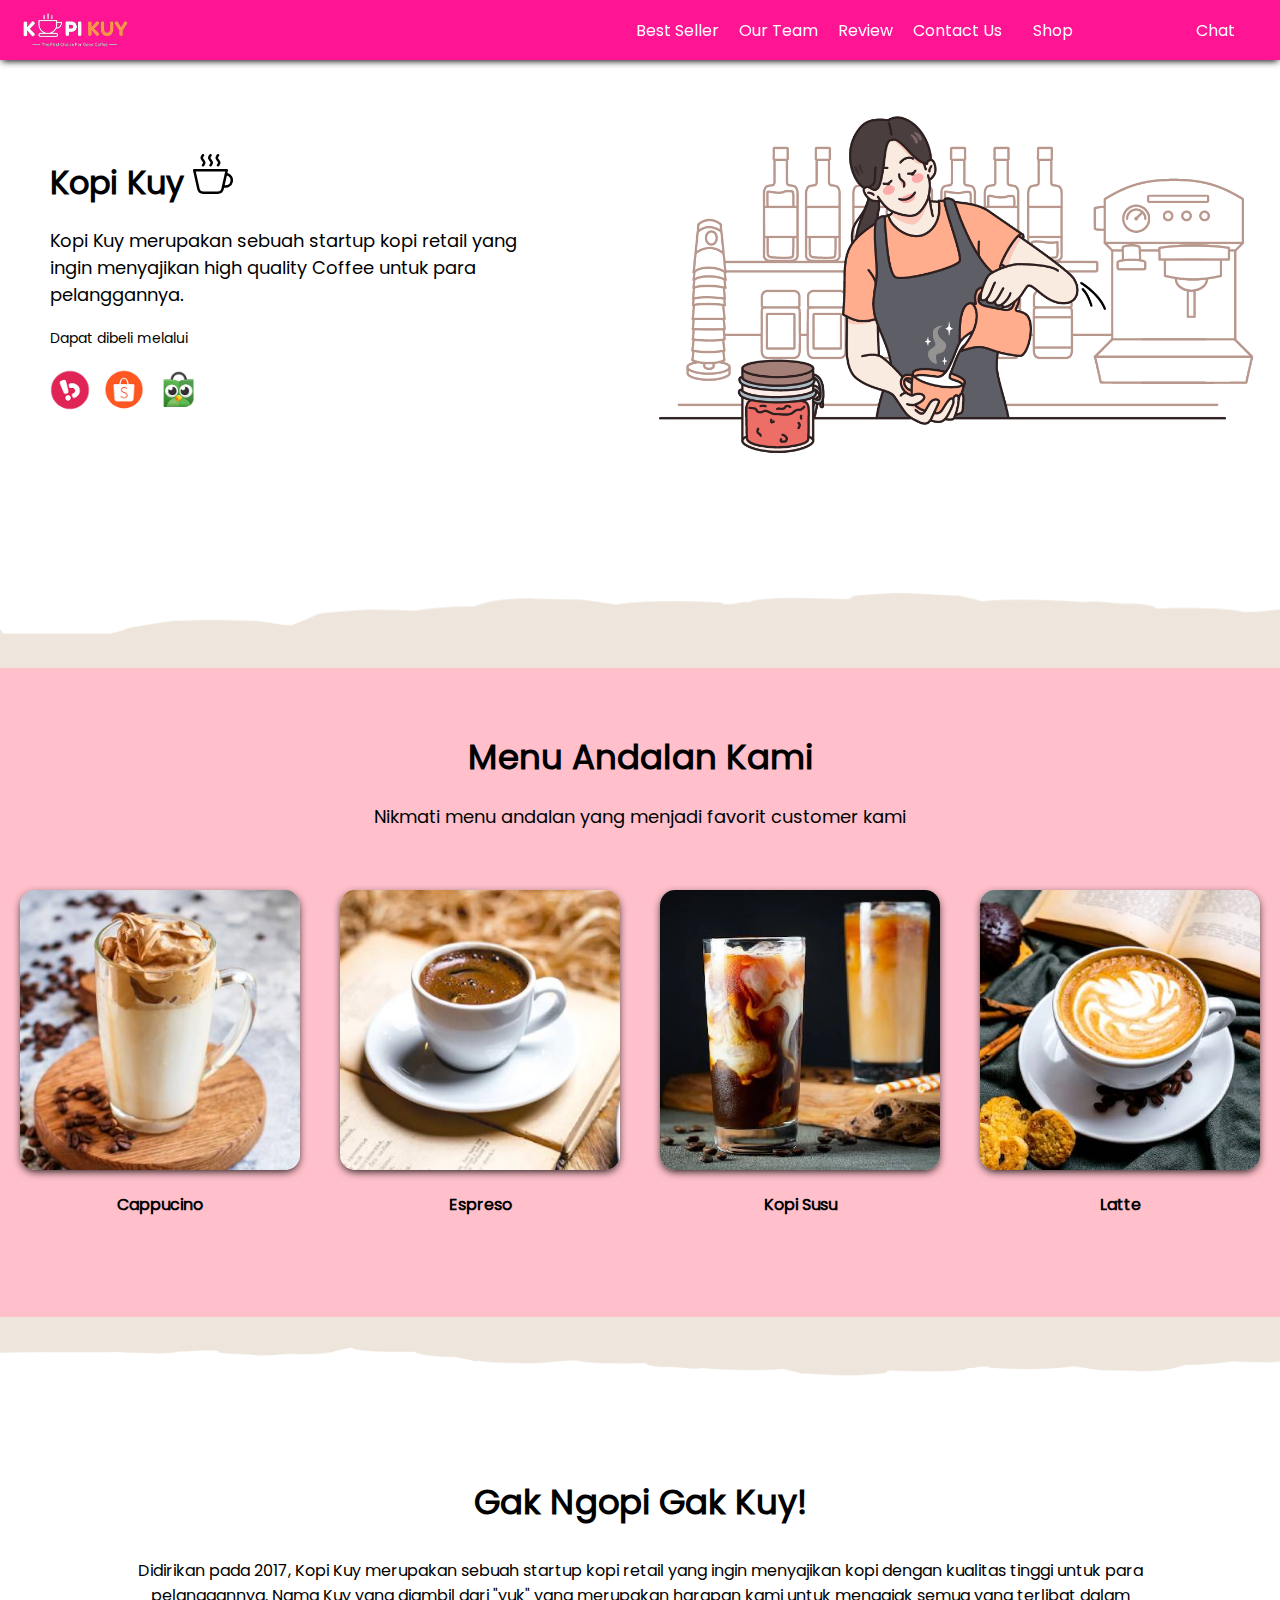
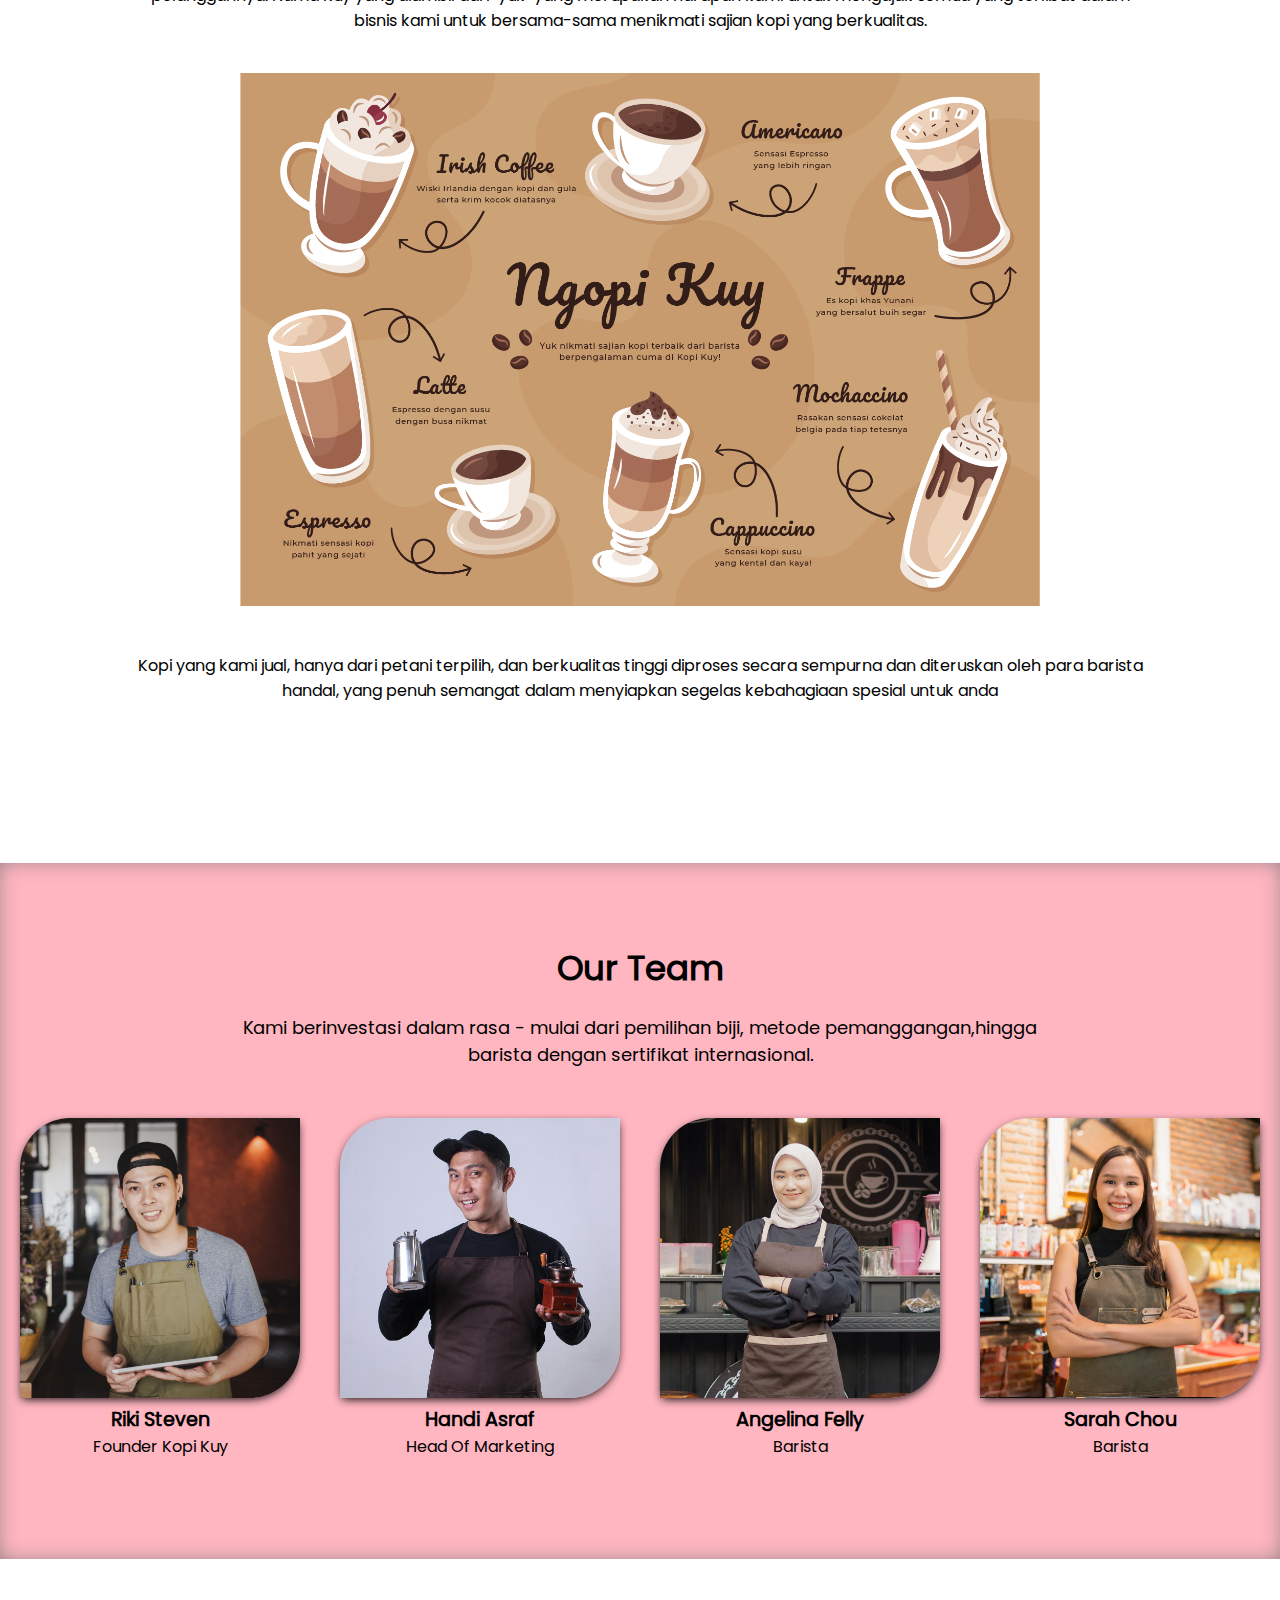
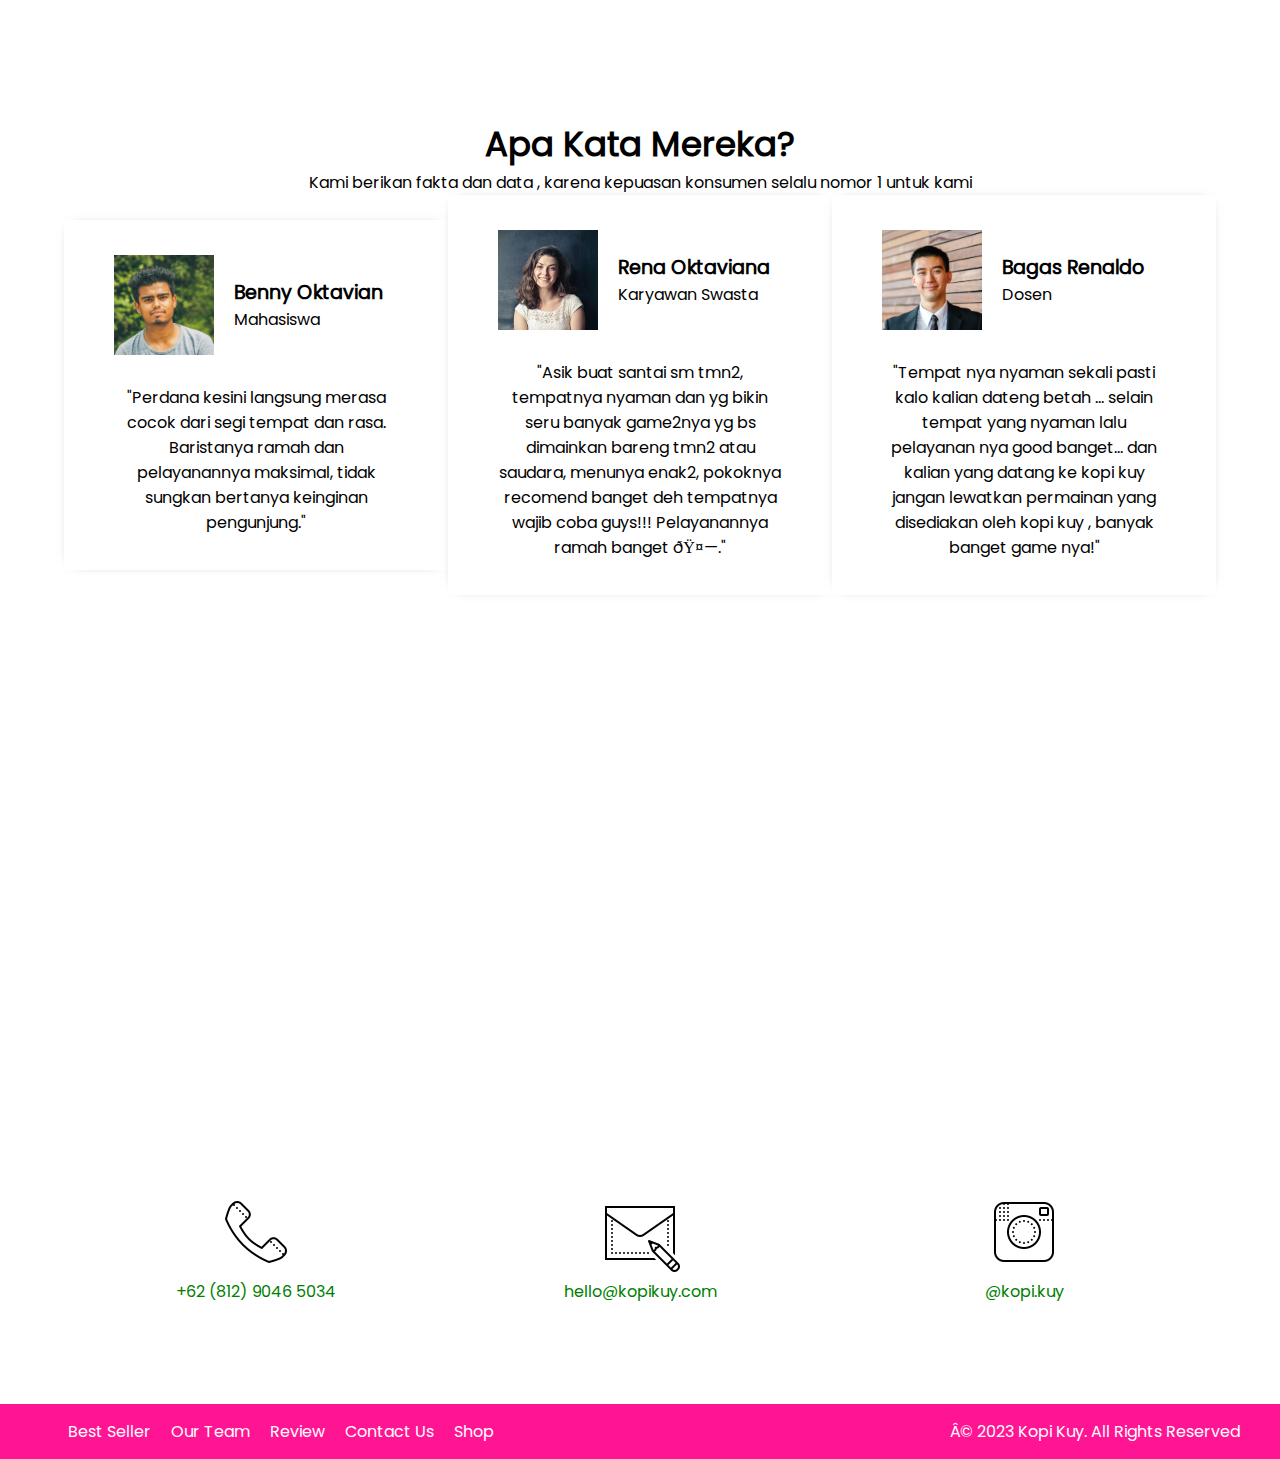
<file: index.html>
<!DOCTYPE html>
<html lang="id">

<head>
    <meta charset="UTF-8">
    <meta http-equiv="X-UA-Compatible" content="IE=edge">
    <meta name="viewport" content="width=device-width, initial-scale=1.0">
    <link rel="shortcut icon" href="images/favicon.ico" type="image/x-icon">
    <title>Website Kopi Kuy</title>
    <link rel="stylesheet" href="css/style.css">
</head>

<body>
    <nav>
        <div class="baris">
            <img class="logo" src="images/logo/logo_kuy.png">
            <div class="navigasi">
                <a href="#best-seller">Best Seller</a>
                <a href="#our-team">Our Team</a>
                <a href="#review">Review</a>
                <a href="#contact-us">Contact Us</a>
            </div>
            <a class="shop" href="produk.html">Shop</a>
            <a class="chat" href="https://wa.me/nomor_hp_anda_pakai_62" target="_blank">Chat</a>
        </div>
    </nav>

    <!--Tulis Kode Di Bawah Sini-->
<header>
  
  <div class="baris">
    <div class="col-kiri">
      <h1 class="judul-header">
        Kopi Kuy <img src="images/icon/icon_kopi.svg" alt="">
      </h1>
      <p class="subjudul-header">
        Kopi Kuy merupakan sebuah startup kopi retail yang ingin menyajikan high quality Coffee untuk para pelanggannya.
      </p>
      <p class="dapat-dibeli">
        Dapat dibeli melalui
      </p>
      <div class="olshop">
        <img src="images/logo/logo_bukalapak.png" alt="">
        <img src="images/logo/logo_shopee.png" alt="">
        <img src="images/logo/logo_tokopedia.png" alt="">
      </div>
      
    </div>
    <img src="images/header/header1.png" alt="" class="col-kanan">
  </div>
</header>




<section class="best-seller" id="best-seller">
  
  <h2 class="judul-best-seller">
    Menu Andalan Kami
  </h2>
  
  <p class="subjudul-best-seller">
    Nikmati menu andalan yang menjadi favorit customer kami
  </p>
  
  
  <div class="baris">
    <div class="col-produk">
      <img src=" images/produk/product_capuchino.jpg" alt="">
      <p class="nama-produk">
        Cappucino
      </p>
    </div>
    <div class="col-produk">
      <img src="images/produk/product_espresso.jpg" alt="">
      <p class="nama-produk">
        Espreso
      </p>
    </div>
    <div class="col-produk">
      <img src="images/produk/product_kopi_susu.jpg" alt="">
      <p class="nama-produk">
        Kopi Susu
      </p>
    </div>
    <div class="col-produk">
      <img src="images/produk/product_latte.jpg" alt="">
      <p class="nama-produk">
        Latte
      </p>
    </div>
  </div>
 
</section>

<section class="about-us" id="about-us">
  <h2 class="judul-about-us">
    Gak Ngopi Gak Kuy!
  </h2>
  <p class="tentang-about-us">
    Didirikan pada 2017, Kopi Kuy merupakan sebuah startup kopi retail yang ingin menyajikan kopi dengan kualitas tinggi untuk para pelanggannya. Nama Kuy yang diambil dari "yuk" yang merupakan harapan kami untuk mengajak semua 
    yang terlibat dalam bisnis kami untuk bersama-sama menikmati sajian kopi yang berkualitas.
  </p>
  <img src="images/aset_kopi_jumbo.png" alt="">
  <p class="penjelasan-about-us">
    Kopi yang kami jual, hanya dari petani terpilih, dan berkualitas tinggi diproses secara sempurna dan diteruskan oleh para barista handal, yang penuh semangat dalam menyiapkan segelas kebahagiaan spesial untuk anda
  </p>
  
</section>


<section class="our-team" id="our-team">
  <h2 class="judul-team">
    Our Team
  </h2>
  <p class="subjudul-team">
    Kami berinvestasi dalam rasa - mulai dari pemilihan biji, metode pemanggangan,hingga barista dengan sertifikat internasional.
  </p>
  <div class="baris">
    <div class="col-team">
      <img src="images/team/team1.jpg" alt="">
      <h3>
        Riki Steven
      </h3>
      <p>
        Founder Kopi Kuy
      </p>
    </div>
    <div class="col-team">
      <img src="images/team/team2.jpg" alt="">
      <h3>
        Handi Asraf
      </h3>
      <p>
      Head Of Marketing  
      </p>
    </div>
    <div class="col-team">
      <img src="images/team/team3.jpg" alt="">
      <h3>
        Angelina Felly
      </h3>
      <p>
        Barista
      </p>
    </div>
    <div class="col-team">
      <img src="images/team/team4.jpg" alt="">
      <h3>
        Sarah Chou
      </h3>
      <p>
        Barista
      </p>
    </div>
  </div>
 
</section>


<section class="riview" id="riview">
  <h2 class="judul-riview">
    Apa Kata Mereka?
  </h2>
  <p class="subjudul-riview">
    Kami berikan fakta dan data , karena kepuasan konsumen selalu nomor 1 untuk kami
  </p>
    <div class="baris">
            <div class="col-review">
                <div class="profile">
                    <img src="images/customer/customer1.jpg">
                    <div class="nama-profile">
                        <h3>Benny Oktavian</h3>
                        <p>Mahasiswa</p>
                    </div>
                </div>
                <p class="testimoni">"Perdana kesini langsung merasa cocok dari segi tempat dan rasa. Baristanya ramah
                    dan pelayanannya maksimal, tidak sungkan bertanya keinginan pengunjung."</p>
            </div>
            <div class="col-review">
                <div class="profile">
                    <img src="images/customer/customer2.jpg">
                    <div class="nama-profile">
                        <h3>Rena Oktaviana</h3>
                        <p>Karyawan Swasta</p>
                    </div>
                </div>
                <p class="testimoni">"Asik buat santai sm tmn2, tempatnya nyaman dan yg bikin seru banyak game2nya yg bs
                    dimainkan bareng tmn2 atau saudara, menunya enak2, pokoknya recomend banget deh
                    tempatnya wajib coba guys!!! Pelayanannya ramah banget ðŸ¤—."</p>
            </div>
            <div class="col-review">
                <div class="profile">
                    <img src="images/customer/customer3.jpg">
                    <div class="nama-profile">
                        <h3>Bagas Renaldo</h3>
                        <p>Dosen</p>
                    </div>
                </div>
                <p class="testimoni">"Tempat nya nyaman sekali pasti kalo kalian dateng betah ... selain tempat yang
                    nyaman lalu pelayanan nya good banget... dan kalian yang datang ke kopi kuy jangan
                    lewatkan permainan yang disediakan oleh kopi kuy , banyak banget game nya!"</p>
            </div>
        </div>
    </section>

    <section class="contact-us" id="contact-us">
        <iframe
            src="https://www.google.com/maps/embed?pb=!1m14!1m8!1m3!1d7932.741866032694!2d106.668581!3d-6.214715!3m2!1i1024!2i768!4f13.1!3m3!1m2!1s0x2e69f9912c7f297b%3A0xe5a3a671dae861ab!2sKopi%20kuy!5e0!3m2!1sid!2sid!4v1680617229460!5m2!1sid!2sid"
            width="100%" height="300" style="border:0;" allowfullscreen="" loading="lazy"
            referrerpolicy="no-referrer-when-downgrade"></iframe>
        <div class="baris">
            <div class="col-kontak">
                <img src="images/icon/icon_phone.png">
                <p>+62 (812) 9046 5034</p>
            </div>
            <div class="col-kontak">
                <img src="images/icon/icon_mail.png">
                <p>hello@kopikuy.com</p>
            </div>
            <div class="col-kontak">
                <img src="images/icon/icon_instagram.png">
                <a href="https://instagram.com" role="button">
                    <p>@kopi.kuy</p>
                </a>
            </div>
        </div>
    </section>

    <footer>
        <div class="baris">
            <div class="navigasi">
                <a href="#best-seller">Best Seller</a>
                <a href="#our-team">Our Team</a>
                <a href="#review">Review</a>
                <a href="#contact-us">Contact Us</a>
                <a href="produk.html">Shop</a>
            </div>
            <p class="copyright">Â© 2023 Kopi Kuy. All Rights Reserved</p>
        </div>
    </footer>
    
  </div>
  
</section>

    <!--Kode Selesai-->
</body>

</html>
</file>
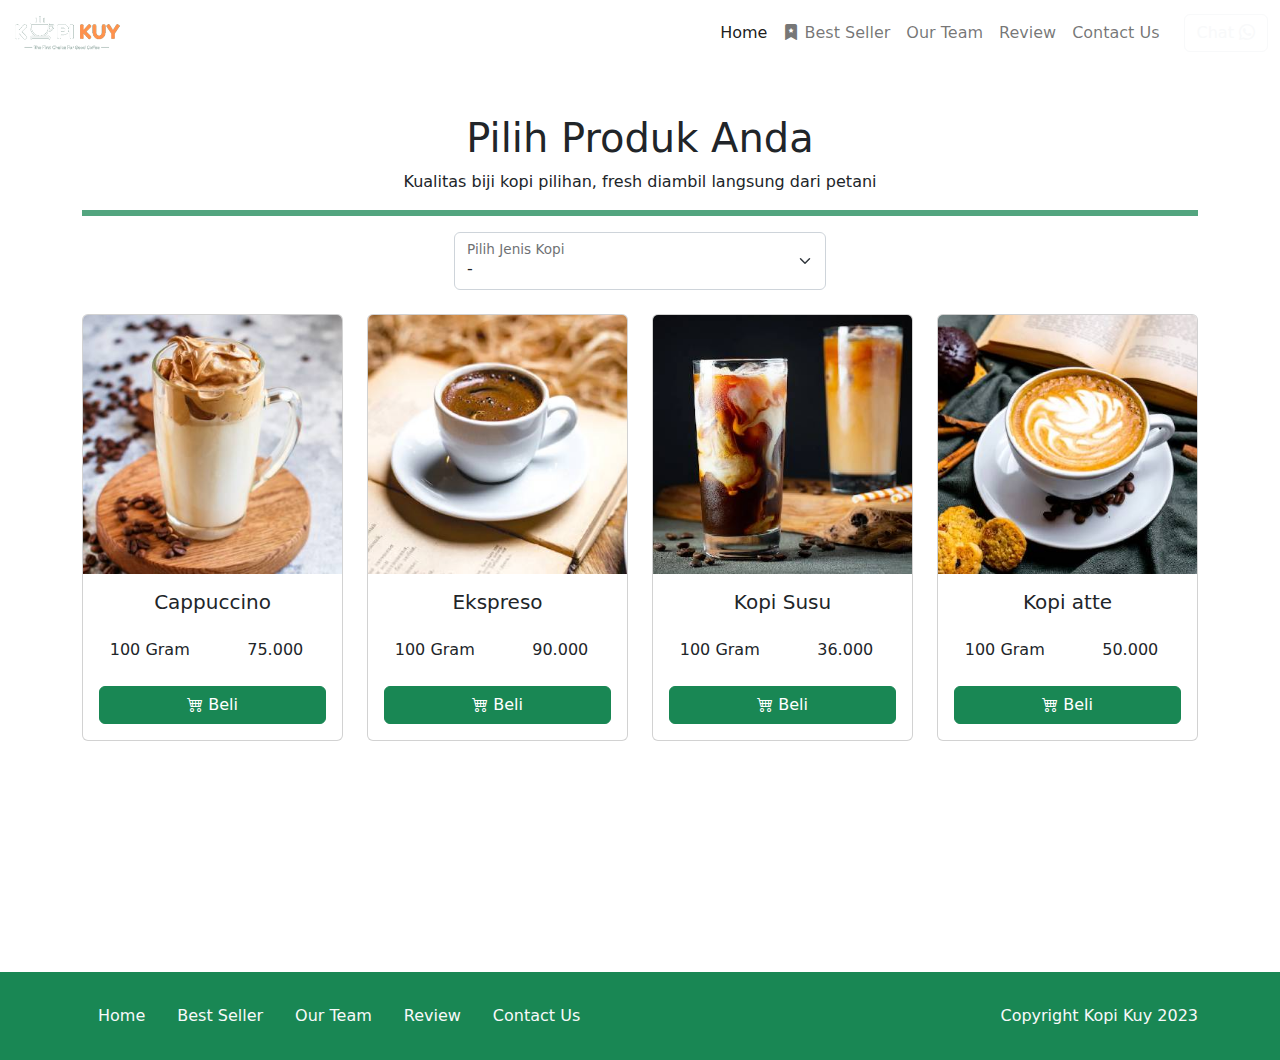
<file: produk.html>
<!DOCTYPE html>
<html lang="id">

<head>
  <meta charset="UTF-8">
  <meta http-equiv="X-UA-Compatible" content="IE=edge">
  <meta name="viewport" content="width=device-width, initial-scale=1.0">
  <link rel="shortcut icon" href="images/favicon/favicon.ico" type="image/x-icon">
  <title>Produk</title>
  <link rel="shortcut icon" href="images/favicon.ico" type="image/x-icon">
  <link rel="stylesheet" href="vendor/bootstrap/bootstrap.min.css">
  <link rel="stylesheet" href="vendor/bootstrap/bootstrap-icons.css">
  <script src="vendor/bootstrap/bootstrap.bundle.min.js"></script>
  <style>
    section {
      min-height: 90vh;
    }

    body {
      background-image: url(https://rikikurnia.com/assets/bgkopi.png);
      background-size: 20%;
    }
    
  </style>
  <script src="js/jquery-3.6.3.min.js"></script>
</head>

<body>
  <!-- Tulis Kode Bootstrap Di Bawah Sini -->
  <nav class="navbar navbar-expand-lg bg-succclass=""ess navbar-dark w-100">
    <div class="container-fluid">
      <a class="navbar-brand" href="#">
        <img class="logo" src="images/logo/logo_kuy.png" height="40">
      </a>
      <button class="navbar-toggler" type="button" data-bs-toggle="collapse" data-bs-target="#navbarSupportedContent" aria-controls="navbarSupportedContent" aria-expanded="false" aria-label="Toggle navigation">
        <span class="navbar-toggler-icon"></span>
      </button>
      <div class="collapse navbar-collapse" id="navbarSupportedContent">
        <ul class="navbar-nav ms-auto me-3 mb-2 mb-lg-0">
          <li class="nav-item">
            <a class="nav-link active" aria-current="page" href="index.html">Home</a>
          </li>
          <li class="nav-item">
            <a class="nav-link" href="index.html#best-seller"><i class="bi bi-bookmark-star-fill"></i> Best
              Seller</a>
          </li>
          <li class="nav-item">
            <a class="nav-link" href="index.html#our-team">Our Team</a>
          </li>
          <li class="nav-item">
            <a class="nav-link" href="index.html#review">Review</a>
          </li>
          <li class="nav-item">
            <a class="nav-link" href="index.html#contact-us">Contact Us</a>
          </li>
        </ul>
        <a class="btn btn-outline-light" href="https://wa.me/6281290465034" target="_blank">Chat <i class="bi bi-whatsapp"></i></a>

      </div>
    </div>
  </nav>

  <section class="produk my-5 text-center">
    <div class="container">
      <h1>Pilih Produk Anda</h1>
      <p>Kualitas biji kopi pilihan, fresh diambil langsung dari petani</p>
      <hr class="border border-success border-3 opacity-75">

      <div class="form-floating col-md-4 mx-auto">
        <select class="form-select" id="select_kopi">
          <option selected disabled>-</option>
          <option value="arabica">Arabica</option>
          <option value="robusta">Robusta</option>
        </select>
        <label for="select_kopi">Pilih Jenis Kopi</label>
      </div>

      <!-- tulis kode baris produk di bawah -->

      <div id="baris_produk" class="row mt-4 row-cols-1 row-cols-sm-2 row-cols-md-3 row-cols-lg-4">

        <div class="col mb-3">
          <div class="card">
            <img src="images/produk/product_capuchino.jpg" class="card-img-top" alt="...">
            <div class="card-body">
              <h5 class="card-title">Cappuccino</h5>
              <div class="row keterangan my-4">
                <div class="col">
                  100 Gram
                </div>
                <div class="col">
                  75.000
                </div>
              </div>
              <a href="#" class="btn btn-success w-100"><i class="bi bi-cart4"></i> Beli</a>
            </div>
          </div>
        </div>
        <div class="col mb-3">
          <div class="card">
            <img src="images/produk/product_espresso.jpg" class="card-img-top" alt="...">
            <div class="card-body">
              <h5 class="card-title">Ekspreso</h5>
              <div class="row keterangan my-4">
                <div class="col">
                  100 Gram
                </div>
                <div class="col">
                  90.000
                </div>
              </div>
              <a href="#" class="btn btn-success w-100"><i class="bi bi-cart4"></i> Beli</a>
            </div>
          </div>
        </div>
        <div class="col mb-3">
          <div class="card">
            <img src="images/produk/product_kopi_susu.jpg" class="card-img-top" alt="...">
            <div class="card-body">
              <h5 class="card-title">Kopi Susu</h5>
              <div class="row keterangan my-4">
                <div class="col">
                  100 Gram
                </div>
                <div class="col">
                  36.000
                </div>
              </div>
              <a href="#" class="btn btn-success w-100"><i class="bi bi-cart4"></i> Beli</a>
            </div>
          </div>
        </div>
        <div class="col mb-3">
          <div class="card">
            <img src="images/produk/product_latte.jpg" class="card-img-top" alt="...">
            <div class="card-body">
              <h5 class="card-title">Kopi atte</h5>
              <div class="row keterangan my-4">
                <div class="col">
                  100 Gram
                </div>
                <div class="col">
                  50.000
                </div>
              </div>
              <a href="#" class="btn btn-success w-100"><i class="bi bi-cart4"></i> Beli</a>
            </div>
          </div>
        </div>
      </div>
    </div>
  </section>
  <footer class="bg-success py-4">
    <div class="container">
      <div class="row align-items-center">
        <div class="col-md-8">
          <ul class="nav">
            <li class="nav-item">
              <a class="nav-link link-light active" aria-current="page" href="index.html">Home</a>
            </li>
            <li class="nav-item">
              <a class="nav-link link-light" href="index.html#best-seller">Best Seller</a>
            </li>
            <li class="nav-item">
              <a class="nav-link link-light" href="index.html#our-team">Our Team</a>
            </li>
            <li class="nav-item">
              <a class="nav-link link-light" href="index.html#review">Review</a>
            </li>
            <li class="nav-item">
              <a class="nav-link link-light" href="index.html#contact-us">Contact Us</a>
            </li>
          </ul>
        </div>
        <div class="col-md-4 text-light text-end">
          Copyright Kopi Kuy 2023
        </div>
      </div>
    </div>
  </footer>
  <script>
    /* Tulis Javascrip Di bawah Sini*/
    var sumber = "https://rikikurnia.com/prakerja/api/kopi"
    var sumber2 = "data.json"

    select_kopi.onchange = function() {
      var dipilih = select_kopi.value
      ambilData(dipilih)
    }

    function ambilData(dipilih) {
      console.log(dipilih)

      /* Kode selanjutnya paste di bawah sini ya */
      var template = ''

      $.getJSON(sumber).then(function(data) {
        var data_kopi = data[dipilih]
        console.log(data_kopi)

        data_kopi.forEach(item => {
          template += `<div class="col mb-3">
                              <div class="card">
                                  <img src="${item.foto}" class="card-img-top" alt="...">
                                  <div class="card-body">
                                      <h5 class="card-title">${item.nama}</h5>
                                      <div class="row keterangan my-4">
                                          <div class="col">
                                              ${item.size}
                                          </div>
                                          <div class="col">
                                              ${item.harga}
                                          </div>
                                      </div>
                                      <a href="${item.link}" class="btn btn-success w-100"><i class="bi bi-cart4"></i> Beli</a>
                                  </div>
                              </div>
                          </div>`
        })

        baris_produk.innerHTML = template
      })


    }
  </script>
</body>

</html>
</file>
<file: css/style.css>
/* Pengaturan Global */

/* Mendaftarkan font ke dalam CSS, dan memberi nama family */
@font-face {
  font-family: 'Poppins';
  src: url(../fonts/poppins.woff2);
}

* {
  box-sizing: border-box;
  margin: 0;
  padding: 0;
}

html {
  /* agar scroll ketika klik pada navigasi menjadi halus */
  scroll-behavior: smooth;
}

body {
  /* mendaftarkan semua teks pada body menjadi family Poppins */
  font-family: 'Poppins';
}

a {
  /* menghilangkan garis bawah pada link */
  text-decoration: none;

  /* menghilangkan warna bawaan pada link */
  color: unset;
}

h2 {
  /* mengatur ukuran huruf ke 34 pixel */
  font-size: 34px;
}

h3 {
  /* mengatur ukuran huruf ke 1.2rem */
  font-size: 1.2rem;
}

h1,
h2,
h3 {
  /* mengatur tebal huruf */
  font-weight: bold;
}

img {
  /* 
      mengatur agar semua elemen img memiliki panjang maksimal 100% agar
      tidak besar gambar tidak melebihi layar ataupun pembungkus
   */
  max-width: 100%;
}

/* Navigasi */

nav {
  /* background-color mengatur warna latar belakang */
  background-color: pink;

  /* penulisan 2 background-color seperti ini akan mengabaikan penulisan sebelumnya */
  background-color: deeppink;

  /* box-shadow membuat efek bayangan */
  box-shadow: 0 3px 7px -2px #000;

  /* width mengatur panjang elemen */
  width: 100%;
  padding-top: 10px;
  padding-bottom: 10px;

  /* position mengatur posisi elemen, static untuk biasa, fixed untuk efek menempel */
  position: fixed;

  /* Nilai z-index semakin besar, maka elemen akan semakin di depan */
  z-index: 500;
}

/* 
   PERHATIKAN bahwa dalam mengatur elemen, nama elemen langsung ditulis
   sedangkan untuk mengatur class, dibutuhkan tanda titik (.) terlebih dulu
   img {} berarti elemen dengan tag img, 
   sedangkan .img artinya elemen dengan kelas img   
*/

.baris {
  /* 
      display: flex memiliki pengaturan yang dapat mengatur agar elemen
      di dalamnya memiliki ukuran yang fleksibel
   */
  display: flex;

  /* 
      align-items: center mengatur elemen di dalamnya rata tengah vertikal
   */
  align-items: center;

  /* 
      justify-content: center mengatur elemen di dalamnya rata tengah horizontal
   */
  justify-content: center;

  /* 
      flex-wrap: wrap mengatur agar jika panjang elemen berlebih, maka elemen
      akan otomatis diletakan di baris baru
   */
  flex-wrap: wrap;
}

section {
  /* text-align mengatur rata tulisan, bisa bernilai: left, right, center, justify */
  text-align: center;
}

.logo {
  /* height mengatur tinggi elemen */
  height: 40px;
  margin-left: 20px;
}

.navigasi {
  margin-left: auto;
  margin-right: 15px;
}

.navigasi a,
.shop {
  color: #fff;
  padding-left: 8px;
  padding-right: 8px;
}

.shop {
  margin-right: 100px;
}

.chat {
  margin-right: 30px;
  background-color: pink (8, 69, 8);
  color: #fff;
  padding-top: 5px;
  padding-right: 15px;
  padding-bottom: 5px;
  padding-left: 15px;
  border-radius: 10px;
}


/* HEADER */


header,
section {
  /*
    padding mengatur jarak ke dalam
    pada padding dan margin ditambahkan top / right / bottom / top 
    untuk mengatur jarak masing-masing 
   */
  padding-top: 80px;
  padding-bottom: 80px;

  /* margin mengatur jarak ke luar */
  margin-bottom: 80px;
}

/* penulisan CSS dapat digabung dengan beberapa elemen */
.col-kiri,
.col-kanan {
  /* width mengatur panjang elemen. 50% artinya setengah ukuran pembungkus */
  width: 50%;
}

.col-kiri {
  padding-left: 50px;
  padding-right: 120px;
}

.judul-header {
  margin-bottom: 20px;
}

.subjudul-header {
  /* font-size digunakan untuk mengatur ukuran huruf */
  font-size: 18px;
}

.dapat-dibeli {
  margin-top: 20px;
  margin-bottom: 20px;
  font-size: 14px;
}

.olshop img {
  width: 40px;

  /* height digunakan untuk mengatur tinggi elemen */
  height: auto;
  margin-right: 10px;
}

/* Best Seller */

.best-seller {
  position: relative;

  /* background-color mengatur warna latar belakang elemen */
  background-color: pink;
}

/* 
terkait position, after, dan before memerlukan pemahaman mendalam
terkait layout pada CSS untuk dapat memahami secara penuh 
*/

.best-seller::before,
.best-seller::after {
  position: absolute;
  content: "";
  width: 100%;
  height: 76px;

  /* background-image untuk menambahkan gambar sebagai background */
  background-image: url(../images/garis-atas.png);

  /*background-size agar gambar latar menyesuaikan tinggi / panjang elemen */
  background-size: cover;

  top: -60px;
  left: 0;
}

.best-seller::after {
  height: 60px;
  background-image: url(../images/garis-bawah.png);
  top: unset;
  bottom: -60px;
}

.judul-best-seller {
  margin-bottom: 20px;
}

.subjudul-best-seller {
  font-size: 18px;
  margin-bottom: 40px;
}

.col-produk {
  /* 
      Penulisan padding dan margin seperti padding:20px ini penulisan singkat 
      yang berarti top, right, bottom, left nilainya sama, yaitu 20px 
   */
  padding: 20px;
  width: 25%;
}

.col-produk img {
  /* transition membuat animasi transisi dari perubahan style, 0.3s berarti 0.3 detik */
  transition: all 0.3s ease;

  /* border-radius  Membuat sudut membulat */
  border-radius: 15px;

  /* box-shadow membuat efek bayangan */
  box-shadow: 0 3px 10px -2px #000;
}

/* :hover akan dijalankan saat mouse ada di atas elemen */
.col-produk img:hover {

  /* membuat transformasi, bisa berupa scale(1.05), rotate(180deg), translateY(-50px), dsb */
  transform: scale(0.9);
  border-radius: 50%;
}

.nama-produk {
  margin-top: 15px;
  font-weight: bold;
}

/* About US */

.about-us {
  /* max-width: 80%; mengatur panjang maksimal elemen tidak boleh melebihi 80% layar */
  max-width: 80%;

  /* margin-left dan margin-right auto akan membuat posisi elemen berada di tengah */
  margin-left: auto;
  margin-right: auto;
}

.judul-about-us {
  margin-bottom: 30px;
}

/* 
   penulisan .about-us img {} berarti mengatur elemen img 
   yang ada di dalam elemen dengan kelas about-us 
   harap perhatikan .about-us dan image dipisahkan spasi
   penulisan class diawali titik (.) penulisan elemen tidak
*/
.about-us img {
  /* 
      Penulisan width: 800px dan max-width: 100% mengatur agar
      elemen memiliki panjang 800px namun tidak boleh melebihi 100% ukuran layar
   */
  width: 800px;
  max-width: 100%;
}

.tentang-about-us {
  margin-bottom: 40px;
}

.penjelasan-about-us {
  margin-top: 40px;
}

/* OUR TEAM */

.our-team {
  background-color: lightpink;
  box-shadow: inset 0px 0px 23px -6px #707070;
}

.judul-team {
  margin-bottom: 20px;
}

.subjudul-team {
  margin-bottom: 30px;
  font-size: 18px;
  width: 800px;
  max-width: 90%;
  margin-left: auto;
  margin-right: auto;
}

.col-team {
  width: 25%;
  padding: 20px;
}

.col-team img {
  box-shadow: 0 3px 10px -2px #000;
  border-radius: 50px 0px 50px 0px;
}


/* REVIEW */

.review {
  background-image: url(../images/bg-review.svg);
  /* 
      background-size: contain;
      membuat gambar latar belakang tidak terpotong
   */
  background-size: contain;

  /* 
      background-repeat: no-repeat;
      membuat gambar latar belakang tidak diulang (duplikat)
   */
  background-repeat: no-repeat;
  padding-left: 20px;
  padding-right: 20px;
}

.judul-review {
  margin-bottom: 20px;
}

.subjudul-review {
  margin-bottom: 40px;
  font-size: 18px;
}

.review .baris {
  justify-content: space-around;
  /* align-items: stretch; membuat tinggi elemen di dalam .review .baris seragam */
  align-items: stretch;
}

.col-review {
  width: 30%;
  padding: 35px 50px;
  box-shadow: 0px 0px 12px -10px #000;
  background-color: #fff;
}

.profile {
  display: flex;
  margin-bottom: 30px;
  align-items: center;
}

/* mengatur elemen img yang ada di dalam class(.) profile */
.profile img {
  width: 100px;
  margin-right: 20px;
}

.profile .nama-profile {
  text-align: left;
}

/* CONTACT US */
.contact-us {
  margin-bottom: 20px;
}

.col-kontak {
  width: 30%;
  margin-top: 50px;
  /* color mengatur warna tulisan */
  color: green;
}

/* FOOTER */

footer {
  background-color: deeppink;
  padding-top: 15px;
  padding-bottom: 15px;
  color: #fff;
  padding-right: 40px;
  padding-left: 40px;
}

footer .navigasi {
  margin-left: 20px;
  margin-right: auto;
}

/* UNTUK RESPONSIF DI BAWAH */
@media (max-width:600px) {

  .navigasi {
    display: none;
  }

  .shop {
    margin-right: 20px;
    margin-left: auto;
  }

  .col-kiri,
  .col-kanan {
    width: 100%;
    text-align: center;
    padding: 20px;
  }

  .col-produk,
  .col-team,
  .col-kontak {
    width: 50%;
  }

  .best-seller {
    padding-left: 30px;
    padding-right: 30px;
  }

  .col-review {
    width: 100%;
    margin-bottom: 30px;
  }

}
</file>
